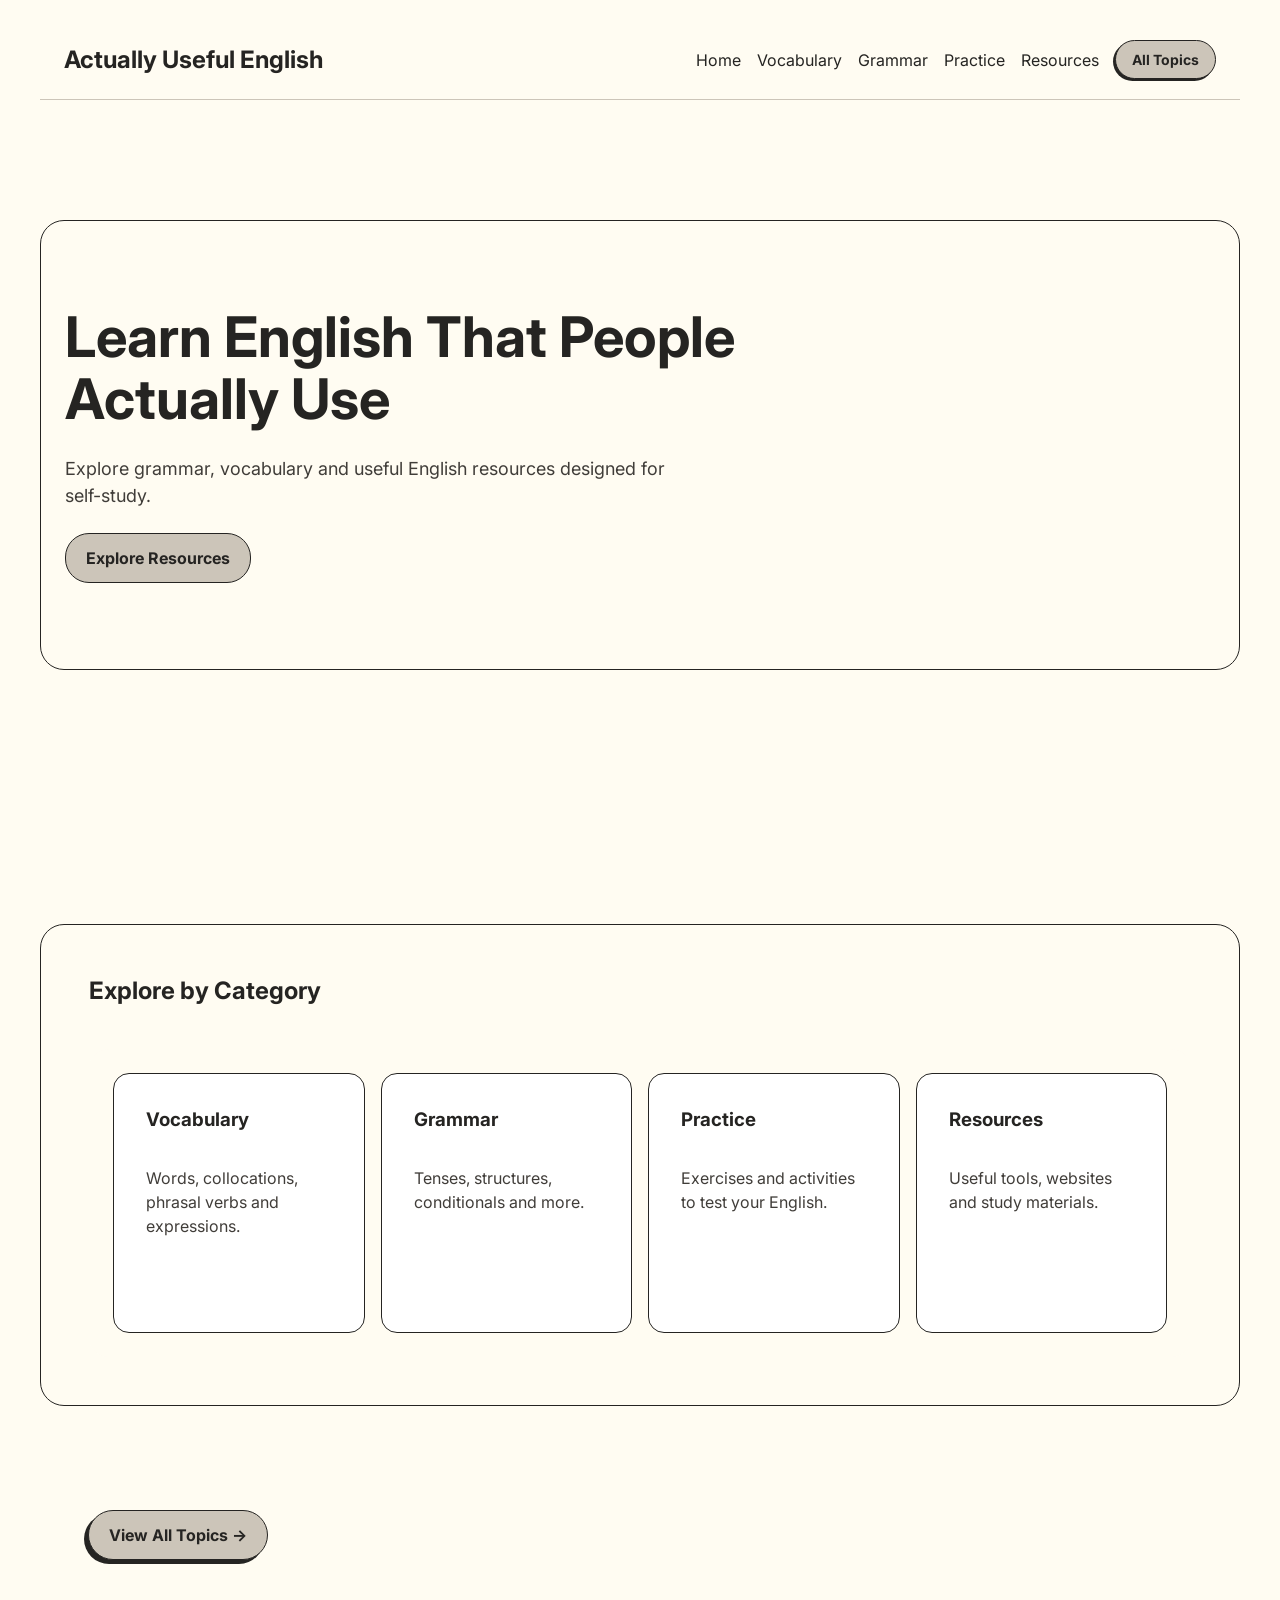
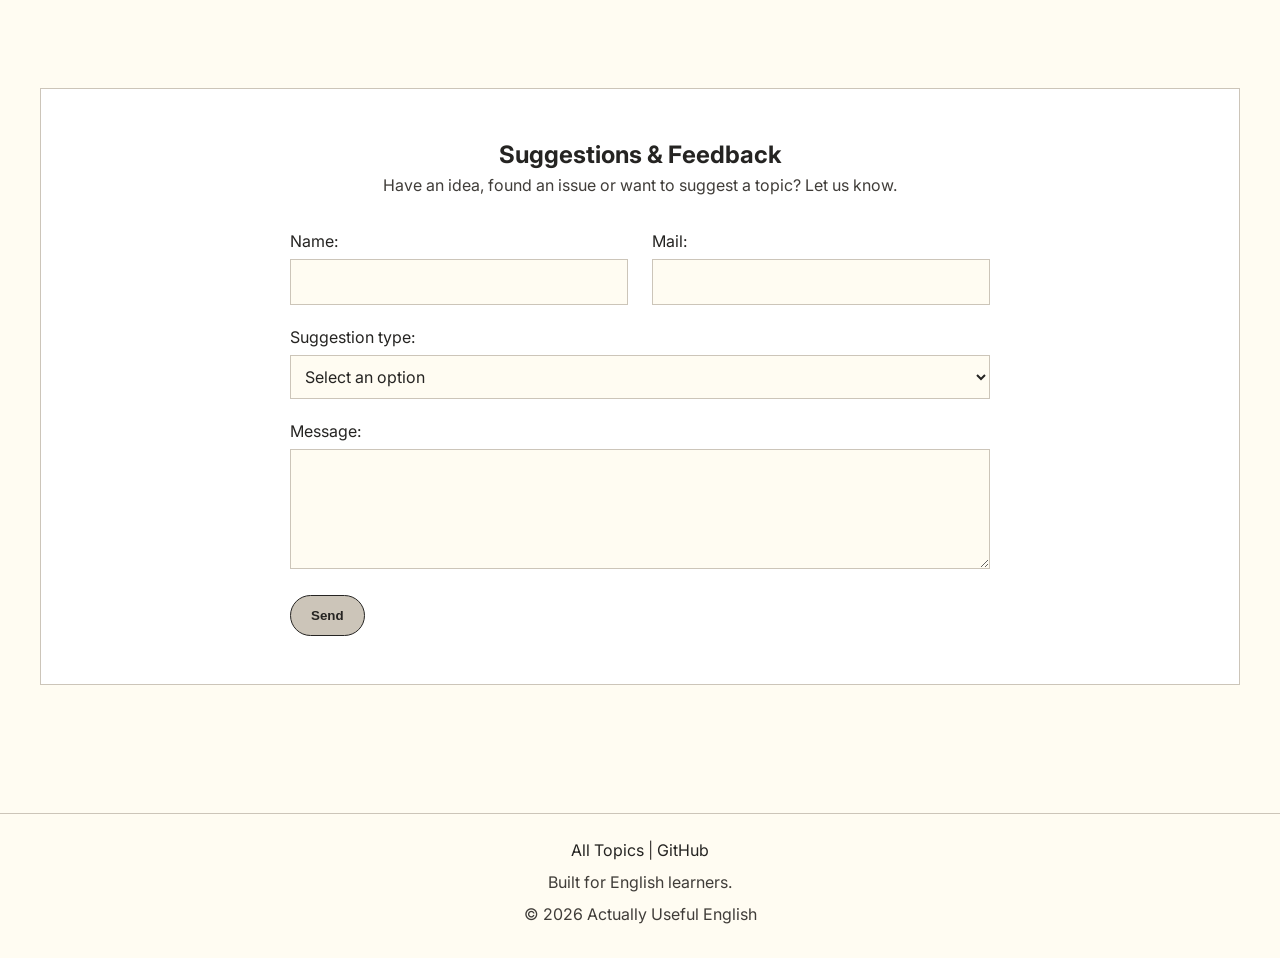
<file: index.html>
<!DOCTYPE html>
<html lang="en">
<head>
  <meta charset="UTF-8">
  <meta name="viewport" content="width=device-width, initial-scale=1.0">

  <link rel="preconnect" href="https://fonts.googleapis.com">
  <link rel="preconnect" href="https://fonts.gstatic.com" crossorigin>
  <link href="https://fonts.googleapis.com/css2?family=Inter:ital,opsz,wght@0,14..32,100..900;1,14..32,100..900&display=swap" rel="stylesheet">
  
  <title>Actually Useful English</title>
  <link rel="stylesheet" href="styles.css">
</head>
<body> 

  <header class="site-header">
    <div class="container header-content">
      <h1 class="logo">Actually Useful English</h1>
      <nav class="main-nav">
        <a href="index.html">Home</a>
        <a href="vocabulary/vocabulary.html">Vocabulary</a>
        <a href="grammar/grammar.html">Grammar</a>
        <a href="practice/practice.html">Practice</a>
        <a href="resources/resources.html">Resources</a>
        <a href="mapsite.html" class="nav-button">All Topics</a>
      </nav>
    </div>
  </header>

  <main>
    <section class="hero">
      <div class="container hero-content">
        <h2>Learn English That People Actually Use</h2>
        <p>Explore grammar, vocabulary and useful English resources designed for self-study.</p>
        <a href="#categories" class="button">Explore Resources</a>
      </div>
    </section>

    <section id="categories" class="categories">
      <div class="container">
        <h2>Explore by Category</h2>

        <div class="category-grid">
          
          <article class="card vocabulary-card">
            <h3>Vocabulary</h3>
            <p>Words, collocations, phrasal verbs and expressions.</p>
          </article>

          <article class="card grammar-card">
            <h3>Grammar</h3>
            <p>Tenses, structures, conditionals and more.</p>
          </article>

          <article class="card practice-card">
            <h3>Practice</h3>
            <p>Exercises and activities to test your English.</p>
          </article>

          <article class="card resources-card">
            <h3>Resources</h3>
            <p>Useful tools, websites and study materials.</p>
          </article>
        </div>

      </div>
    </section>
    
    <div class="container"> 
              <a href="#" class="button all-topics-button">View All Topics →</a>
    </div>


    <section class="suggestions">
      <div class="container">
        <h2>Suggestions & Feedback</h2>
        <p>Have an idea, found an issue or want to suggest a topic? Let us know.</p>

        <form class="suggestions-form">
          <div class="form-row">
            <div class="form-group">
              <label for="name">Name:</label>
              <input type="text" id="name" name="name">
            </div>

            <div class="form-group">
              <label for="email">Mail:</label>
              <input type="email" id="email" name="email">
            </div>
          </div>

          <div class="form-group">
            <label for="type">Suggestion type:</label>
            <select id="type" name="type">
              <option value="">Select an option</option>
              <option value="topic">New topic</option>
              <option value="issue">Issue</option>
              <option value="feedback">Feedback</option>
            </select>
          </div>

          <div class="form-group">
            <label for="message">Message:</label>
            <textarea id="message" name="message"></textarea>
          </div>

          <button type="submit" class="button">Send</button>
        </form>
      </div>
    </section>
  </main>

  <footer class="site-footer">
    <div class="container">
      <p><a href="#">All Topics</a> | <a href="#">GitHub</a></p>
      <p>Built for English learners.</p>
      <p>© 2026 Actually Useful English</p>
    </div>
  </footer>

</body>
</html>
</file>
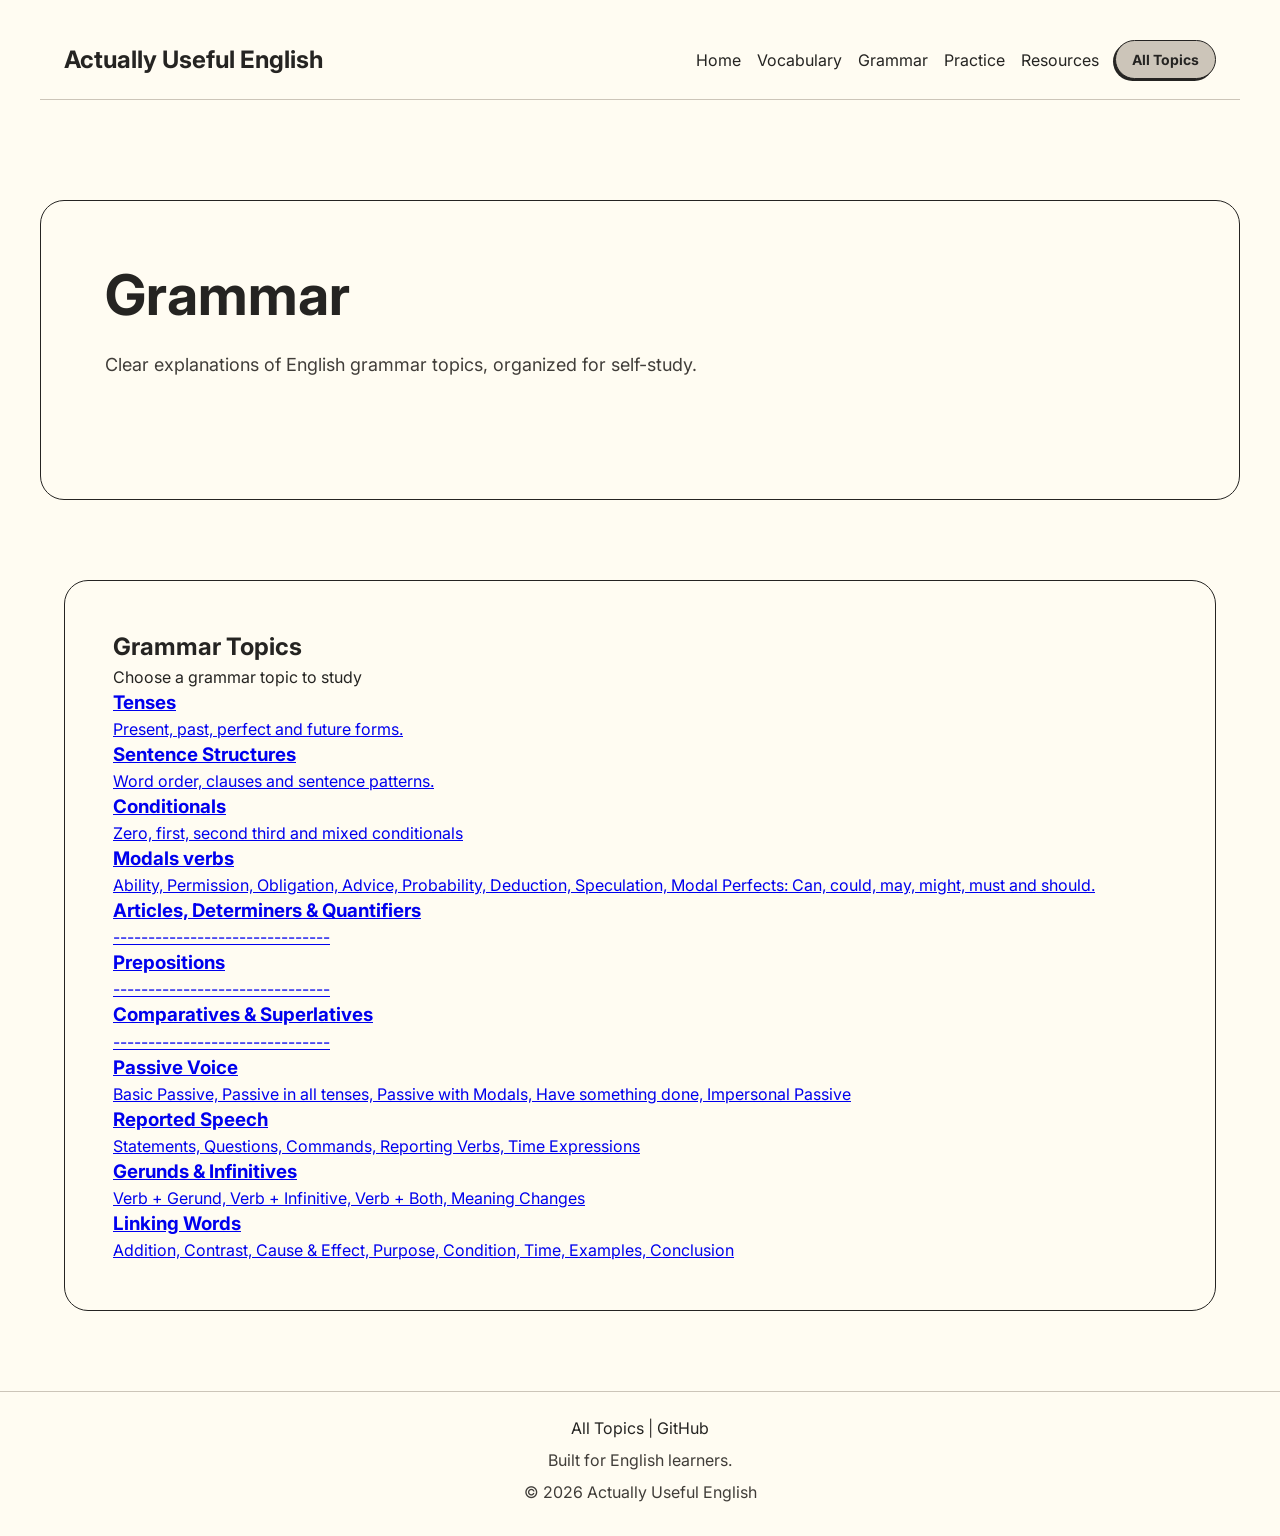
<file: grammar/grammar.html>
<!DOCTYPE html>
<html lang="en">
<head>
  <meta charset="UTF-8">
  <meta name="viewport" content="width=device-width, initial-scale=1.0">

  <link rel="preconnect" href="https://fonts.googleapis.com">
  <link rel="preconnect" href="https://fonts.gstatic.com" crossorigin>
  <link href="https://fonts.googleapis.com/css2?family=Inter:ital,opsz,wght@0,14..32,100..900;1,14..32,100..900&display=swap" rel="stylesheet">

  <title>Grammar | Actually Useful English</title>
  <link rel="stylesheet" href="../styles.css">
</head>
<body>

  <header class="site-header">
    <div class="container header-content">
      <h1 class="logo">Actually Useful English</h1>

      <nav class="main-nav">
        <a href="../index.html">Home</a>
        <a href="../vocabulary/vocabulary.html">Vocabulary</a>
        <a href="grammar/grammar.html">Grammar</a>
        <a href="../practice/practice.html">Practice</a>
        <a href="../resources/resources.html">Resources</a>
        <a href="../mapsite.html" class="nav-button">All Topics</a>
      </nav>
    </div>
  </header>

  <main class = "grammar-page">

    <section class = "grammar-hero">
      <div class = "container">
        <h2>Grammar</h2>
        <p>Clear explanations of English grammar topics, organized for self-study.</p>
      </div>
    </section>

    <section class = "grammar-main">
      <div class = "container grammar-layout">

          <section class ="grammar-content">
              <h2>Grammar Topics</h2>
              <p>Choose a grammar topic to study</p>
                <div class = "grammar-topic-grid">
            <!-- Tenses: present(simple,continuous,perfect, perfect continuous),past(simple,continuous,perfect, perfect continuous, talking about past habits: used to, would ), future(will, going to,simple,continuous,perfect, perfect continuous, -be going to-)-->
                    <a href="tenses.html" class="grammar-topic-card">
                      <h3>Tenses</h3>
                      <p>Present, past, perfect and future forms.</p>
                    </a>
             <!-- Sentence Structures: Basic Word Order, Affirmative Sentences, Negative Sentences, Questions, Indirect Questions, Question Tags, Relative Clauses, Cleft Sentences, Causative, Emphasis & Inversion (C1) -->
                    <a href="sentence-structures.html" class="grammar-topic-card">
                      <h3>Sentence Structures</h3>
                      <p>Word order, clauses and sentence patterns.</p>
                    </a>
            <!-- Conditionals: Zero, first, second, third and mixed conditionals, Alternatives to If-->
                    <a href="conditionals.html" class="grammar-topic-card">
                      <h3>Conditionals</h3>
                      <p>Zero, first, second third and mixed conditionals</p>
                    </a>
            <!-- Modal Verbs: Ability, Permission, Obligation, Advice, Probability, Deduction, Speculation, Modal Perfects-->
                    <a href="modals.html" class="grammar-topic-card">
                        <h3>Modals verbs</h3>
                        <p>Ability, Permission, Obligation, Advice, Probability, Deduction, Speculation, Modal Perfects: Can, could, may, might, must and should.</p>
                    </a>
            <!-- Articles, Determiners & Quantifiers: -->
                    <a href="articles-determiners-quantifiers.html" class="grammar-topic-card">
                      <h3>Articles, Determiners & Quantifiers</h3>
                      <p>-------------------------------</p>
                    </a>
            <!-- Preposition: Time, Place, Movement, Verb + Preposition, Adjective + Preposition, Noun + Preposition, Fixed Expressions-->
                  <a href="prepositions.html" class="grammar-topic-card">
                      <h3>Prepositions</h3>
                      <p>-------------------------------</p>
                   </a>
            <!--Comparatives & Superlatives: Comparative, Superlative, as...as, less / least, Modifiers-->
                   <a href="comparatives-superlatives.html" class="grammar-topic-card">
                      <h3>Comparatives & Superlatives</h3>
                      <p>-------------------------------</p>
                  </a>
            <!--Passive voice:Basic Passive, Passive in all tenses, Passive with Modals, Have something done, Impersonal Passive-->    
                   <a href="passive-voice.html" class="grammar-topic-card">
                     <h3>Passive Voice</h3>
                     <p>Basic Passive, Passive in all tenses, Passive with Modals, Have something done, Impersonal Passive</p>
                  </a>
            <!--Reported Speech: Statements, Questions, Commands, Reporting Verbs, Time Expressions-->
                    <a href="reported-speech.html" class="grammar-topic-card">
                      <h3>Reported Speech</h3>
                      <p>Statements, Questions, Commands, Reporting Verbs, Time Expressions</p>
                    </a>
            <!--Gerunds & Infinitives-->   
                  <a href="gerunds-infinities.html" class="grammar-topic-card">
                    <h3>Gerunds & Infinitives</h3>
                    <p>Verb + Gerund, Verb + Infinitive, Verb + Both, Meaning Changes</p>
                  </a>
            <!--Linking Words-->
                  <a href="linking-words.html" class="grammar-topic-card">
                    <h3>Linking Words</h3>
                    <p>Addition, Contrast, Cause & Effect, Purpose, Condition, Time, Examples, Conclusion</p>
                  </a>
            </div>
          </section>
        </div>
    </section>

  </main>

  <footer class="site-footer">
    <div class="container">
      <p><a href="#">All Topics</a> | <a href="#">GitHub</a></p>
      <p>Built for English learners.</p>
      <p>© 2026 Actually Useful English</p>
    </div>
  </footer>

</body>
</html>
</file>
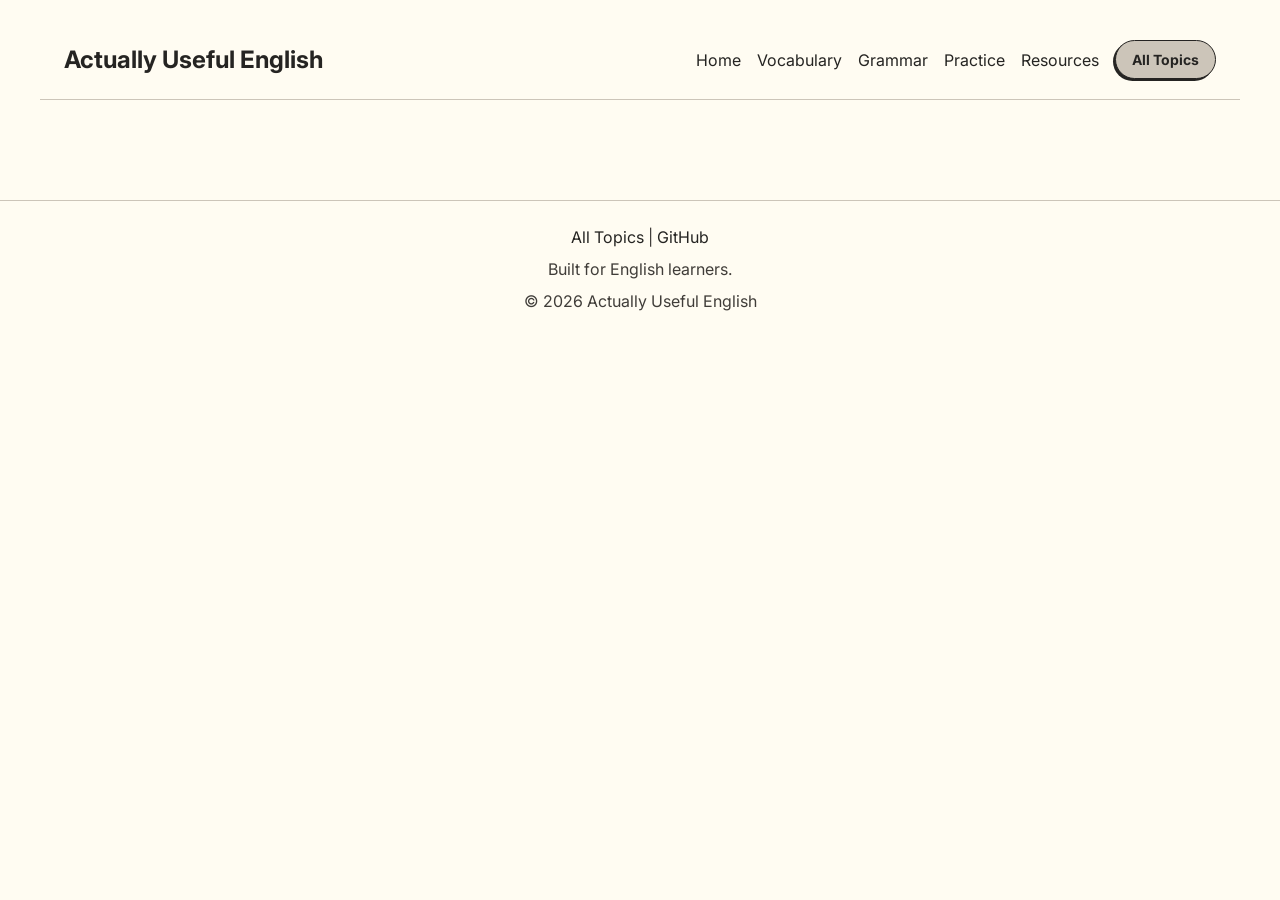
<file: vocabulary/vocabulary.html>
<!DOCTYPE html>
<html lang="en">
<head>
    <meta charset="UTF-8">
    <meta name="viewport" content="width=device-width, initial-scale=1.0">
    <link rel="preconnect" href="https://fonts.googleapis.com">
    <link rel="preconnect" href="https://fonts.gstatic.com" crossorigin>
    <link href="https://fonts.googleapis.com/css2?family=Inter:ital,opsz,wght@0,14..32,100..900;1,14..32,100..900&display=swap" rel="stylesheet">
    <link rel="stylesheet" href="../styles.css">
    <title>Vocabulary</title>
</head>

<body>
      <header class="site-header">
            <div class="container header-content">
                <h1 class="logo">Actually Useful English</h1>

                <nav class="main-nav">
                    <a href="../index.html">Home</a>
                    <a href="vocabulary/vocabulary.html">Vocabulary</a>
                    <a href="../grammar/grammar.html">Grammar</a>
                    <a href="../practice/practice.html">Practice</a>
                    <a href="../resources/resources.html">Resources</a>
                    <a href="../mapsite.html" class="nav-button">All Topics</a>
                </nav>
            </div>
        </header>

    <main class ="vocabulary-page">
        <section class = "vocabulary-hero">
            


    <section class = "vocabulary-main">

    </section>













    </main>
    
  <footer class="site-footer">
    <div class="container">
      <p><a href="#">All Topics</a> | <a href="#">GitHub</a></p>
      <p>Built for English learners.</p>
      <p>© 2026 Actually Useful English</p>
    </div>
  </footer>
</body>
</html>
</file>
<file: styles.css>
/* =========================
   RESET
========================= */

* {
  margin: 0;
  padding: 0;
  box-sizing: border-box;
}

/* =========================
   VARIABLES
========================= */

:root {
  --color-bg: #fffcf2;
  --color-surface: #ffffff;
  --color-border: #ccc5b9;
  --color-text: #252422;
  --color-muted: #403d39;
    --color-third:#edd9d2;
  --color-secondary: #e7794f;
  --color-accent: #eb5e28;
}

::selection {
    background-color: #ccc5b9;
    color: #252422;
}

/* =========================
   BASE
========================= */

body {
  font-family: "Inter", sans-serif;
  color: var(--color-text);
  background-color: var(--color-bg);
  line-height: 1.5;
}

.container {
  max-width: 1200px;
  margin: 0 auto;
  padding: 0 24px;
}

/* =========================
   HEADER
========================= */

.site-header {
  padding: 20px 0;
}

.header-content {
  min-height: 80px;
  display: flex;
  align-items: center;
  justify-content: space-between;
  border-bottom: 1px solid var(--color-border);
}

.logo { 
  font-size: 24px;
  font-weight: 700;
}

.main-nav {
  display: flex;
  align-items: center;
  gap: 16px;
}

.main-nav a,
.site-footer a,
.all-topics-link {
  color: var(--color-text);
  text-decoration: none;
}

.main-nav a:not(.nav-button):hover,
.site-footer a:hover,
.all-topics-link:hover {
  color: var(--color-accent);
}

/* =========================
   HERO
========================= */

.hero {
  margin-top: 100px;
}

.hero-content {
  min-height: 450px;
  
  display: flex;
  flex-direction: column;
  justify-content: center;
  gap: 24px;
  
  border: 1px solid var(--color-text);
  border-radius: 24px;

}

.hero h2 {
  max-width: 700px;
  font-size: 56px;
  line-height: 1.1;
}

.hero p {
  max-width: 600px;
  color: var(--color-muted);
  font-size: 18px;
}

/* =========================
   BUTTONS
========================= */

.button {
  display: inline-block;
  width: fit-content;
  padding: 12px 20px;
  border: 1px solid var(--color-text);
  background-color: var(--color-border);
  color: var(--color-text);
  text-decoration: none;
  font-weight: 700;
  cursor: pointer;
  border-radius: 24px;
  
    transition:
    transform 0.25s ease,
    box-shadow 0.25s ease,
    background-color 0.25s ease,
    color 0.25s ease;
}

.nav-button {
  display: inline-block;
  padding: 8px 16px;

  background-color: var(--color-border);
  color: var(--color-text);

  border: 1px solid var(--color-text);
  border-radius: 999px;

  font-size: 14px;
  text-decoration: none;
  font-weight: 700;

  box-shadow: -2px 2px 0 var(--color-text);

  transition:
    transform 0.25s ease,
    box-shadow 0.25s ease,
    background-color 0.25s ease,
    color 0.25s ease;
}

.nav-button:hover {
  background-color: var(--color-accent);
  color: #ffffff !important;

  transform: translate(-4px, 4px);
  box-shadow: none;
}

.button:hover {
  background-color: var(--color-accent);
  border-color: var(--color-accent);
  color: var(--color-surface); 
}

.all-topics-button {
  margin-top: 40px;
  margin-left: 24px;
  background-color: var(--color-border);
  color: var(--color-text);

  border: 1px solid var(--color-text);
  border-radius: 999px;

  box-shadow: -4px 4px 0 var(--color-text);

  transition:
    transform 0.25s ease,
    box-shadow 0.25s ease,
    background-color 0.25s ease,
    color 0.25s ease;
}

.all-topics-button:hover {
  background-color: var(--color-accent);
  color: var(--color-bg);

  transform: translate(-4px, 4px);

  box-shadow: none;
}



/* =========================
   CATEGORIES
========================= */

.categories {
  margin-top: 190px;
  padding: 64px 0;
}

.categories > .container {
  background-color: var(--color-bg);
  border-radius: 24px;
  padding: 48px;

  border: 1px solid var(--color-text);
  border-radius: 24px;
}

.categories h2 {
  color: var(--color-text);
}

.category-grid {
  margin-top: 40px;
  padding: 24px;
  background-color: var(--color-bg);
  border-radius: 20px;

  display: grid;
  grid-template-columns: repeat(4, 1fr);
  gap: 16px;
}

.card {
  min-height: 260px;
  padding: 32px;

  background-color: var(--color-surface);
  border: 1px solid var(--color-text);
  border-radius: 16px;

  box-shadow: none;

  transition:
    transform 0.25s ease,
    box-shadow 0.25s ease,
    background-color 0.25s ease;
}

.card:hover {
  transform: translate(-4px, -4px);
  box-shadow: -3px 3px 0 var(--color-text);
  background-color: var(--color-accent);
  color: var(--color-bg);
}

.card:hover p {
  color: var(--color-bg);
}

.card h3 {
  margin-bottom: 32px;
}

.card p {
  color: var(--color-muted);
}

.all-topics-button {
  margin-top: 40px;
}

/* =========================
   SUGGESTIONS
========================= */

.suggestions {
  margin-top: 80px;
  padding: 48px 0;
  text-align: center;
}

.suggestions > .container {
  border: 1px solid var(--color-border);
  background-color: var(--color-surface);
  padding-top: 48px;
  padding-bottom: 48px;
}

.suggestions p {
  color: var(--color-muted);
}

.suggestions-form {
  max-width: 700px;
  margin: 32px auto 0;
  text-align: left;
}

.form-row {
  display: flex;
  gap: 24px;
}

.form-group {
  margin-bottom: 20px;
  flex: 1;
}

label {
  display: block;
  margin-bottom: 6px;
}

input,
select,
textarea {
  width: 100%;
  padding: 10px;
  border: 1px solid var(--color-border);
  background-color: var(--color-bg);
  color: var(--color-text);
  font: inherit;
}

input:focus,
select:focus,
textarea:focus {
  outline: none;
  border-color: var(--color-accent);
}

textarea {
  min-height: 120px;
  resize: vertical;
}

/* =========================
   FOOTER
========================= */

.site-footer {
  margin-top: 80px;
  padding: 24px 0;
  text-align: center;
  border-top: 1px solid var(--color-border);
}

.site-footer p {
  margin-bottom: 8px;
  color: var(--color-muted);
}

/* =========================
   GRAMMAR PAGE
========================= */

.grammar-page{
  margin-top: 80px;
}

.grammar-hero{
  margin-bottom: 80px;
}

.grammar-hero .container{
  min-height: 300px;
  padding: 64px;

  background-color: var(--color-bg);
  border: 1px solid var(--color-text);
  border-radius: 24px;
}

.grammar-hero h2{
  font-size: 56px;
  line-height: 1.1;
  margin-bottom: 24px;
}

.grammar-hero p{
  max-width:600px;
  color: var(--color-muted);
  font-size:18px;
}


.grammar-content{
  min-height: 600px;
  padding: 48px;

  background-color: var(--color-bg);
  border: 1px solid var(--color-text);
  border-radius: 24px;
}















/* =========================
   Vocabulary PAGE
========================= */







/* =========================
   RESPONSIVE
========================= */

@media (max-width: 768px) {
  .header-content {
    flex-direction: column;
    justify-content: center;
    gap: 16px;
  }

  .main-nav {
    flex-wrap: wrap;
    justify-content: center;
  }

  .hero h2 {
    font-size: 40px;
  }

  .category-grid {
    grid-template-columns: repeat(2, 1fr);
  }

  .form-row {
    flex-direction: column;
    gap: 0;
  }
}

@media (max-width: 480px) {
  .category-grid {
    grid-template-columns: 1fr;
  }

  .hero h2 {
    font-size: 32px;
  }
}
</file>
